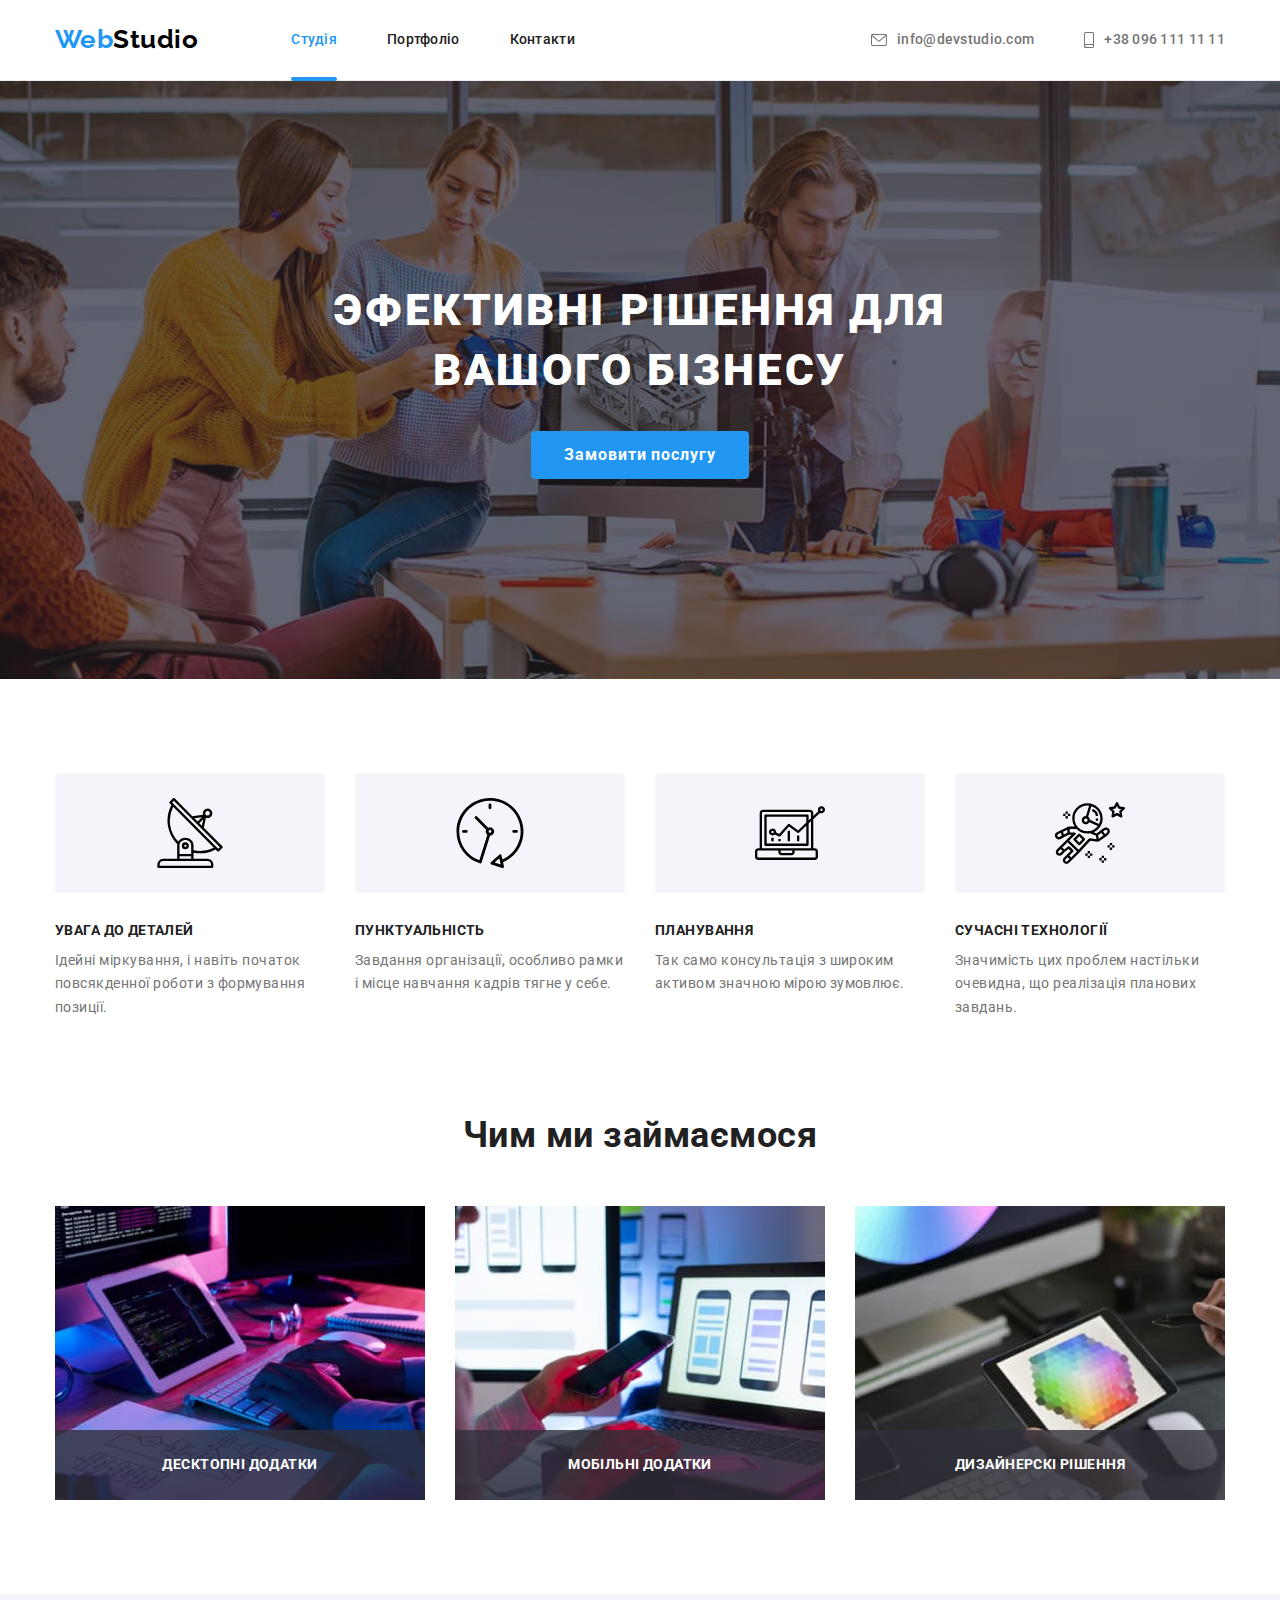
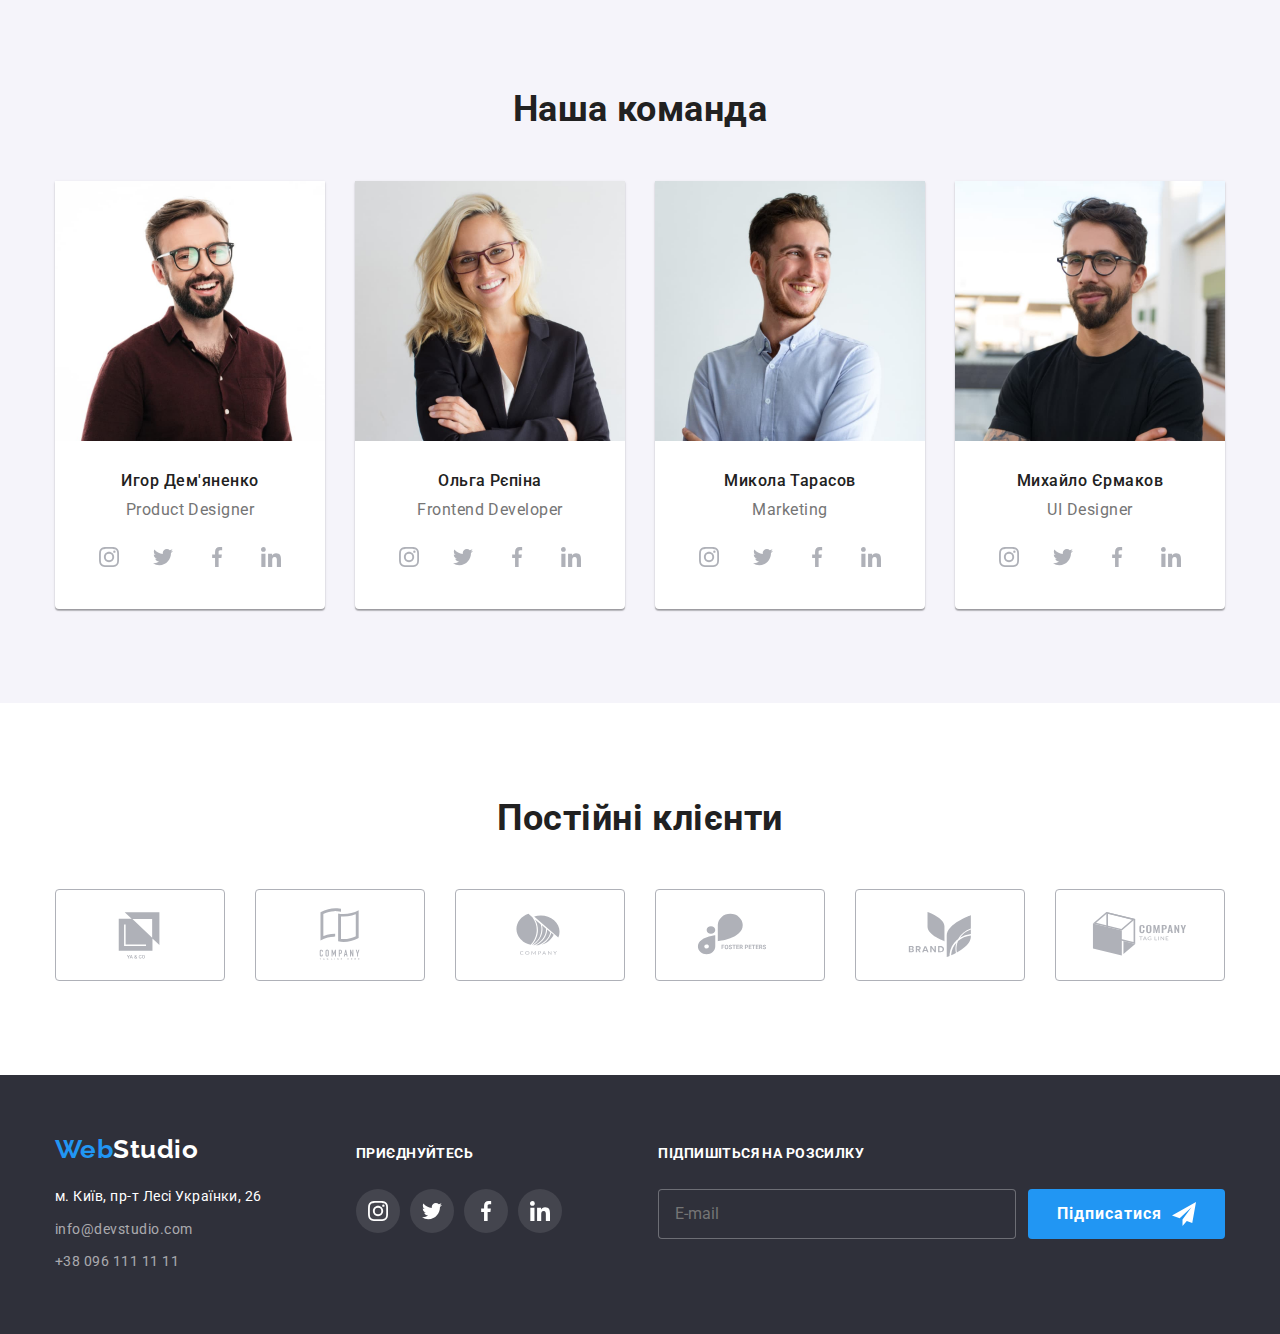
<file: index.html>
<!DOCTYPE html>
<html lang="ru">
<head>
    <meta charset="UTF-8">
    <meta http-equiv="X-UA-Compatible" content="IE=edge">
    <meta name="viewport" content="width=device-width, initial-scale=1.0">
    <title>Document</title>
    <link rel="stylesheet" href="https://cdn.jsdelivr.net/npm/modern-normalize@1.1.0/modern-normalize.min.css">
    <link rel="preconnect" href="https://fonts.googleapis.com">
<link rel="preconnect" href="https://fonts.gstatic.com" crossorigin>
<link href="https://fonts.googleapis.com/css2?family=Raleway:wght@700&family=Roboto:wght@400;500;700;900&display=swap" rel="stylesheet">
    <link rel="stylesheet" href="./css/main.min.css" />
    <link rel="stylesheet" href="./css/styles.css" />
</head>
<body>
    <!--шапка страницы-->
  <header class="page-header">
    <div class="container main-nav">
        <nav class="page-navigation" >      
      <a href="/index.html" class="logo">
          <span class="accent">Web</span>Studio
      </a>      
    <!--навигация на другие страницы-->
      <ul class="site-nav list">
          <li class="site-nav__item"><a href="" class="site-nav__link site-nav__link_current">Студія</a></li>
          <li class="site-nav__item"><a href="./portfolio.html" class="site-nav__link">Портфоліо</a></li>
          <li class="site-nav__item"><a href="" class="site-nav__link">Контакти</a></li>
      </ul>
      </nav>
    <!--Контакті-->
    
      <ul class="contacts list">
          <li class="contacts__item"><a href="mailto:info@devstudio.com" class="contacts__link-social contacts__link-social_theme_color"> 
          <svg class="contacts__icon-mail" width="16px" height="12px">
            <use href="./images/icons (1).svg#icon-envelope-1"></use>
          </svg> info@devstudio.com</a></li>
          <li class="contacts__item"><a href="tel:+380961111111" class="contacts__link-social contacts__link-social_theme_color">
            <svg class="contacts__icon-tel" width="10px" height="16px">
            <use href="./images/icons (1).svg#icon-smartphone-1"></use>
          </svg>
            +38 096 111 11 11</a></li>
      </ul>
    
      
    
    </div>
  </header>
    <!--Уникальній контент страниці--> 
  <main>
      <section class="hero">
          <h1 class="hero__title">Эфективні рішення для <br /> вашого бізнесу</h1>
          <button type="button" class="button hero__button" data-modal-open>Замовити послугу</button>
      </section>
      <section class="section">
        <div class="container">
            <h2 class="section__title visually-hidden">Преимущества</h2>
          <ul class="features-list list">
              <li class="features-list__item">
              <div class="features-list__icon">
                <svg  width="70px" height="70px">
                <use href="./images/icons (1).svg#icon-antenna-1"></use>
              </svg>
              </div>
                  <h3 class="features-list__title">УВАГА ДО ДЕТАЛЕЙ</h3>
                  <p class="features-list__text">Ідейні міркування, і навіть початок повсякденної роботи з формування позиції.</p>
             </li>
              <li class="features-list__item">
                <div class="features-list__icon">
                <svg  width="70px" height="70px">
                <use href="./images/icons (1).svg#icon-clock-1-1"></use>
              </svg>
              </div>
                  <h3 class="features-list__title">Пунктуальність</h3>
                  <p class="features-list__text">Завдання організації, особливо рамки і місце навчання кадрів тягне у себе.</p>
             </li>
              <li class="features-list__item">
                <div class="features-list__icon">
                <svg  width="70px" height="70px">
                <use href="./images/icons (1).svg#icon-diagram-1-1"></use>
              </svg>
              </div>
                  <h3 class="features-list__title">Планування</h3>
                  <p class="features-list__text">Так само консультація з широким активом значною мірою зумовлює.</p>
             </li>
              <li class="features-list__item">
                <div class="features-list__icon">
                <svg  width="70px" height="70px">
                <use href="./images/icons (1).svg#icon-astronaut-1-1"></use>
              </svg>
              </div>
                  <h3 class="features-list__title">Сучасні технології</h3>
                  <p class="features-list__text">Значимість цих проблем настільки очевидна, що реалізація планових завдань.</p>
             </li>

          </ul>
        </div>
          
      </section>
      <section class="about section">
        <div class="container">
          <h2 class="section__title">Чим ми займаємося</h2>
          <ul class="route list">
              <li class="route__box">
                  <img src="./images/box1.jpg" alt="десктопні додатки" width="370">
                  <p class="route__label">десктопні додатки</p>
              </li>
              <li class="route__box">
                <img src="./images/box2.jpg" alt="мобільні додатки" width="370">
                <p class="route__label">мобільні додатки</p>
              </li>
              <li class="route__box">
                <img src="./images/box3.jpg" alt="дизайнерскі рішення" width="370">
                <p class="route__label">дизайнерскі рішення</p>
              </li>
          </ul>
        </div>
      </section>
      <section class="section section-container">
        <div class="container">
          <h2 class="section__title">Наша команда</h2>
          <ul class="team-list list">
              <li class="team-list__card">
                <img class="team-list__image" src="./images/img1.jpg" alt="Игорь Демьяненко" width="270">
                <div class="team-list__employees">
                <h3 class="team-list__title">Игор Дем'яненко</h3>
                <p class="team-list__text">Product Designer</p>
                
              <ul class="social-list list">
                <li class="social-list__social">
                  <a class="social-list__link" href="">
                    <svg class="social-icon" width="20px" height="20px">
                      <use href="./images/icons (1).svg#icon-instagram-2-2"></use>
                    </svg>
                  </a>
                </li>
                <li class="social-list__social">
                  <a class="social-list__link" href="">
                    <svg class="social-list__icon" width="20px" height="20px">
                      <use href="./images/icons (1).svg#icon-twitter-1-1"></use>
                    </svg>
                  </a>
                </li>
                <li class="social-list__social">
                  <a class="social-list__link" href="">
                    <svg class="social-list__icon" width="20px" height="20px">
                      <use href="./images/icons (1).svg#icon-facebook-1-1"></use>
                    </svg>
                  </a>
                </li>
                <li class="social-list__social">
                  <a class="social-list__link" href="">
                    <svg class="social-list__icon" width="20px" height="20px">
                      <use href="./images/icons (1).svg#icon-linkedin-1-1"></use>
                    </svg>
                  </a>
                </li>
              </ul>
                </div>             
              </li>
              <li class="team-list__card">
                <img class="team-list__image" src="./images/img2.jpg" alt="Ольга Репина" width="270">
                <div class="team-list__employees">
                <h3 class="team-list__title">Ольга Рєпіна</h3>
                <p class="team-list__text">Frontend Developer</p> 
                
                <ul class="social-list list">
                <li class="social-list__social">
                  <a class="social-list__link" href="">
                    <svg class="social-list__icon" width="20px" height="20px">
                      <use href="./images/icons (1).svg#icon-instagram-2-2"></use>
                    </svg>
                  </a>
                </li>
                <li class="social-list__social">
                  <a class="social-list__link" href="">
                    <svg class="social-list__icon" width="20px" height="20px">
                      <use href="./images/icons (1).svg#icon-twitter-1-1"></use>
                    </svg>
                  </a>
                </li>
                <li class="social-list__social">
                  <a class="social-list__link" href="">
                    <svg class="social-list__icon" width="20px" height="20px">
                      <use href="./images/icons (1).svg#icon-facebook-1-1"></use>
                    </svg>
                  </a>
                </li>
                <li class="social-list__social">
                  <a class="social-list__link" href="">
                    <svg class="social-list__icon" width="20px" height="20px">
                      <use href="./images/icons (1).svg#icon-linkedin-1-1"></use>
                    </svg>
                  </a>
                </li>
              </ul>
              </div>                
              </li>
              <li class="team-list__card">
                <img class="team-list__image" src="./images/img3.jpg" alt="Николай Тарасов" width="270">
                <div class="team-list__employees">
                <h3 class="team-list__title">Микола Тарасов</h3>
                <p class="team-list__text">Marketing</p>
                
                <ul class="social-list list">
                <li class="social-list__social">
                  <a class="social-list__link" href="">
                    <svg class="social-list__icon" width="20px" height="20px">
                      <use href="./images/icons (1).svg#icon-instagram-2-2"></use>
                    </svg>
                  </a>
                </li>
                <li class="social-list__social">
                  <a class="social-list__link" href="">
                    <svg class="social-list__icon" width="20px" height="20px">
                      <use href="./images/icons (1).svg#icon-twitter-1-1"></use>
                    </svg>
                  </a>
                </li>
                <li class="social-list__social">
                  <a class="social-list__link" href="">
                    <svg class="social-list__icon" width="20px" height="20px">
                      <use href="./images/icons (1).svg#icon-facebook-1-1"></use>
                    </svg>
                  </a>
                </li>
                <li class="social-list__social">
                  <a class="social-list__link" href="">
                    <svg class="social-list__icon" width="20px" height="20px">
                      <use href="./images/icons (1).svg#icon-linkedin-1-1"></use>
                    </svg>
                  </a>
                </li>
              </ul>
              </div>   
              </li>
              <li class="team-list__card">
                <img class="team-list__image" src="./images/img4.jpg" alt="Михаил Ермаков" width="270">
                <div class="team-list__employees">
                <h3 class="team-list__title">Михайло Єрмаков</h3>
                <p class="team-list__text">UI Designer</p>
                
                <ul class="social-list list">
                <li class="social-list__social">
                  <a class="social-list__link" href="">
                    <svg class="social-list__icon" width="20px" height="20px">
                      <use href="./images/icons (1).svg#icon-instagram-2-2"></use>
                    </svg>
                  </a>
                </li>
                <li class="social-list__social">
                  <a class="social-list__link" href="">
                    <svg class="social-list__icon" width="20px" height="20px">
                      <use href="./images/icons (1).svg#icon-twitter-1-1"></use>
                    </svg>
                  </a>
                </li>
                <li class="social-list__social">
                  <a class="social-list__link" href="">
                    <svg class="social-list__icon" width="20px" height="20px">
                      <use href="./images/icons (1).svg#icon-facebook-1-1"></use>
                    </svg>
                  </a>
                </li>
                <li class="social-list__social">
                  <a class="social-list__link" href="">
                    <svg class="social-list__icon" width="20px" height="20px">
                      <use href="./images/icons (1).svg#icon-linkedin-1-1"></use>
                    </svg>
                  </a>
                </li>
              </ul>
              </div>  
              </li>
          </ul>
        </div>
      </section>
      <section class="section client-section">
        <div class="container">
          <h2 class="section__title">Постійні клієнти</h2>
        <ul class="client-list list">
          <li class="icon-company">
            <a class="link-company" href="">
              <svg class="link-icon" width="106px" height="60px">
                <use href="./images/icons (1).svg#icon-Logo-6"></use>
              </svg>         
            </a>
          </li>
          <li class="icon-company">
            <a class="link-company" href="">
              <svg class="link-icon" width="106px" height="60px">
                <use href="./images/icons (1).svg#icon-Logo-7"></use>
              </svg>         
            </a>
          </li>
          <li class="icon-company">
            <a class="link-company" href="">
              <svg class="link-icon" width="106px" height="60px">
                <use href="./images/icons (1).svg#icon-Logo-8"></use>
              </svg>         
            </a>
          </li>
          <li class="icon-company">
            <a class="link-company" href="">
              <svg class="link-icon" width="106px" height="60px">
                <use href="./images/icons (1).svg#icon-Logo-9"></use>
              </svg>         
            </a>
          </li>
          <li class="icon-company">
            <a class="link-company" href="">
              <svg class="link-icon" width="106px" height="60px">
                <use href="./images/icons (1).svg#icon-Logo-10"></use>
              </svg>         
            </a>
          </li>
          <li class="icon-company">
            <a class="link-company" href="">
              <svg class="link-icon" width="106px" height="60px">
                <use href="./images/icons (1).svg#icon-Logo-11"></use>
              </svg>         
            </a>
          </li>
        </ul>
        </div>
        
      </section>
  </main>
    <!--Подвал-->
  <footer class="footer" >
    <div class="footer-container container">
      <div class="address-footer">
        <a  href="/index.html" class="logo-footer">
            <span class="accent">Web</span>Studio
        </a>
        <address >
            <ul class="address-list list">
                <li class="item"><a href="" class="link">м. Київ, пр-т Лесі Українки, 26</a></li>
                <li class="item"><a href="mailto:info@devstudio.com" class="link social">info@devstudio.com</a></li>
                <li class="item"><a href="tel:+380961111111" class="link social">+38 096 111 11 11</a></li>
            </ul>
          
           
        </address>
      </div>
      <div class="social-footer">
      <h3 class="social title">Приєднуйтесь</h3>
      <ul class="social-list list">
                <li class="social-list__social">
                  <a class="social-list__link" href="">
                    <svg class="social-list__icon" width="20px" height="20px">
                      <use href="./images/icons (1).svg#icon-instagram-2-2"></use>
                    </svg>
                  </a>
                </li>
                <li class="social-list__social">
                  <a class="social-list__link" href="">
                    <svg class="social-list__icon" width="20px" height="20px">
                      <use href="./images/icons (1).svg#icon-twitter-1-1"></use>
                    </svg>
                  </a>
                </li>
                <li class="social-list__social">
                  <a class="social-list__link" href="">
                    <svg class="social-list__icon" width="20px" height="20px">
                      <use href="./images/icons (1).svg#icon-facebook-1-1"></use>
                    </svg>
                  </a>
                </li>
                <li class="social-list__social">
                  <a class="social-list__link" href="">
                    <svg class="social-list__icon" width="20px" height="20px">
                      <use href="./images/icons (1).svg#icon-linkedin-1-1"></use>
                    </svg>
                  </a>
                </li>
              </ul>
      </div>
      <div class="form-footer">
        <p class="form-title">Підпишіться на розсилку</p>
        <form class="footer-form">
          <label for="email">
            <input type="email" name="email" placeholder="E-mail" id="email" class="mailing-input">
          </label>
          <button type="submit" class="form-button button">Підписатися
            <svg class="send-icon" width="24" height="24">
              <use href="./images/icons2.svg#icon-icon-send"></use>
            </svg>
          </button>
        </form>
      </div>    
    </div>      
  </footer>
  <div class="backdrop is-hidden" data-modal>
    <div class="modal">
      <button type="button" class="modal-close-button" data-modal-close>
        <svg class="modal-close-icon" width="18px" height="18px">
                <use href="./images/symbol-defs (1).svg#icon-close-black-18dp-2-1"></use>
              </svg>
      </button>
      <p class="modal-title">Залиште свої дані, ми вам передзвонимо</p>
      <form class="form" >
        <div class="form-field">
          <label for="name" class="form-lable">Ім'я</label>
          <div class="form-container">
            <input type="text" class="form-input" name="user_name" id="name" required>
          <svg class="form-icon" width="18px" height="18px">
            <use href="./images/icons2.svg#icon-person-black-18dp-1"></use>
          </svg>
          </div>
          
        </div>
        <div class="form-field">
          <label for="mail" class="form-lable">Пошта</label>
          <div class="form-container">
          <input type="email" class="form-input" name="user_mail" id="mail" required>
          <svg class="form-icon" width="18px" height="18px">
            <use href="./images/icons2.svg#icon-email-black-18dp-1"></use>
          </svg>
        </div>
          
        </div>
        <div class="form-field">
          <label for="phone" class="form-lable">Телефон</label>
          <div class="form-container">
          <input type="tel" class="form-input" name="user_phone" id="phone" required>
          <svg class="form-icon" width="18px" height="18px">
            <use href="./images/icons2.svg#icon-phone-black-18dp-1"></use>
          </svg>
        </div>
          
        </div>
        
        <label for="comment" class="form-lable">Коментар</label>
        <textarea class="comment" name="user_comment" id="comment" cols="30" rows="10" placeholder="Введіть текст"></textarea>
                
        <label for="policy" class="policy-label" >
        <input type="checkbox" name="policy" id="policy" class="checkbox-input" required>
        <svg class="checkbox-icon-on" width="16px" height="15px">
          <use class="checkbox-icon-own-on" href="./images/icons2.svg#icon-Vector-2"></use>
        </svg>
          
          Погоджуюся з розсилкою та приймаю&nbsp 
          <a href="" class="contract">Умови договору</a>
        </label>
        
        <button type="submit" class="form-button-modal button ">Відправити</button>
      </form>

    </div>
  </div>
  <script src="./js/modal.js"></script> 
</body>
</html>
</file>
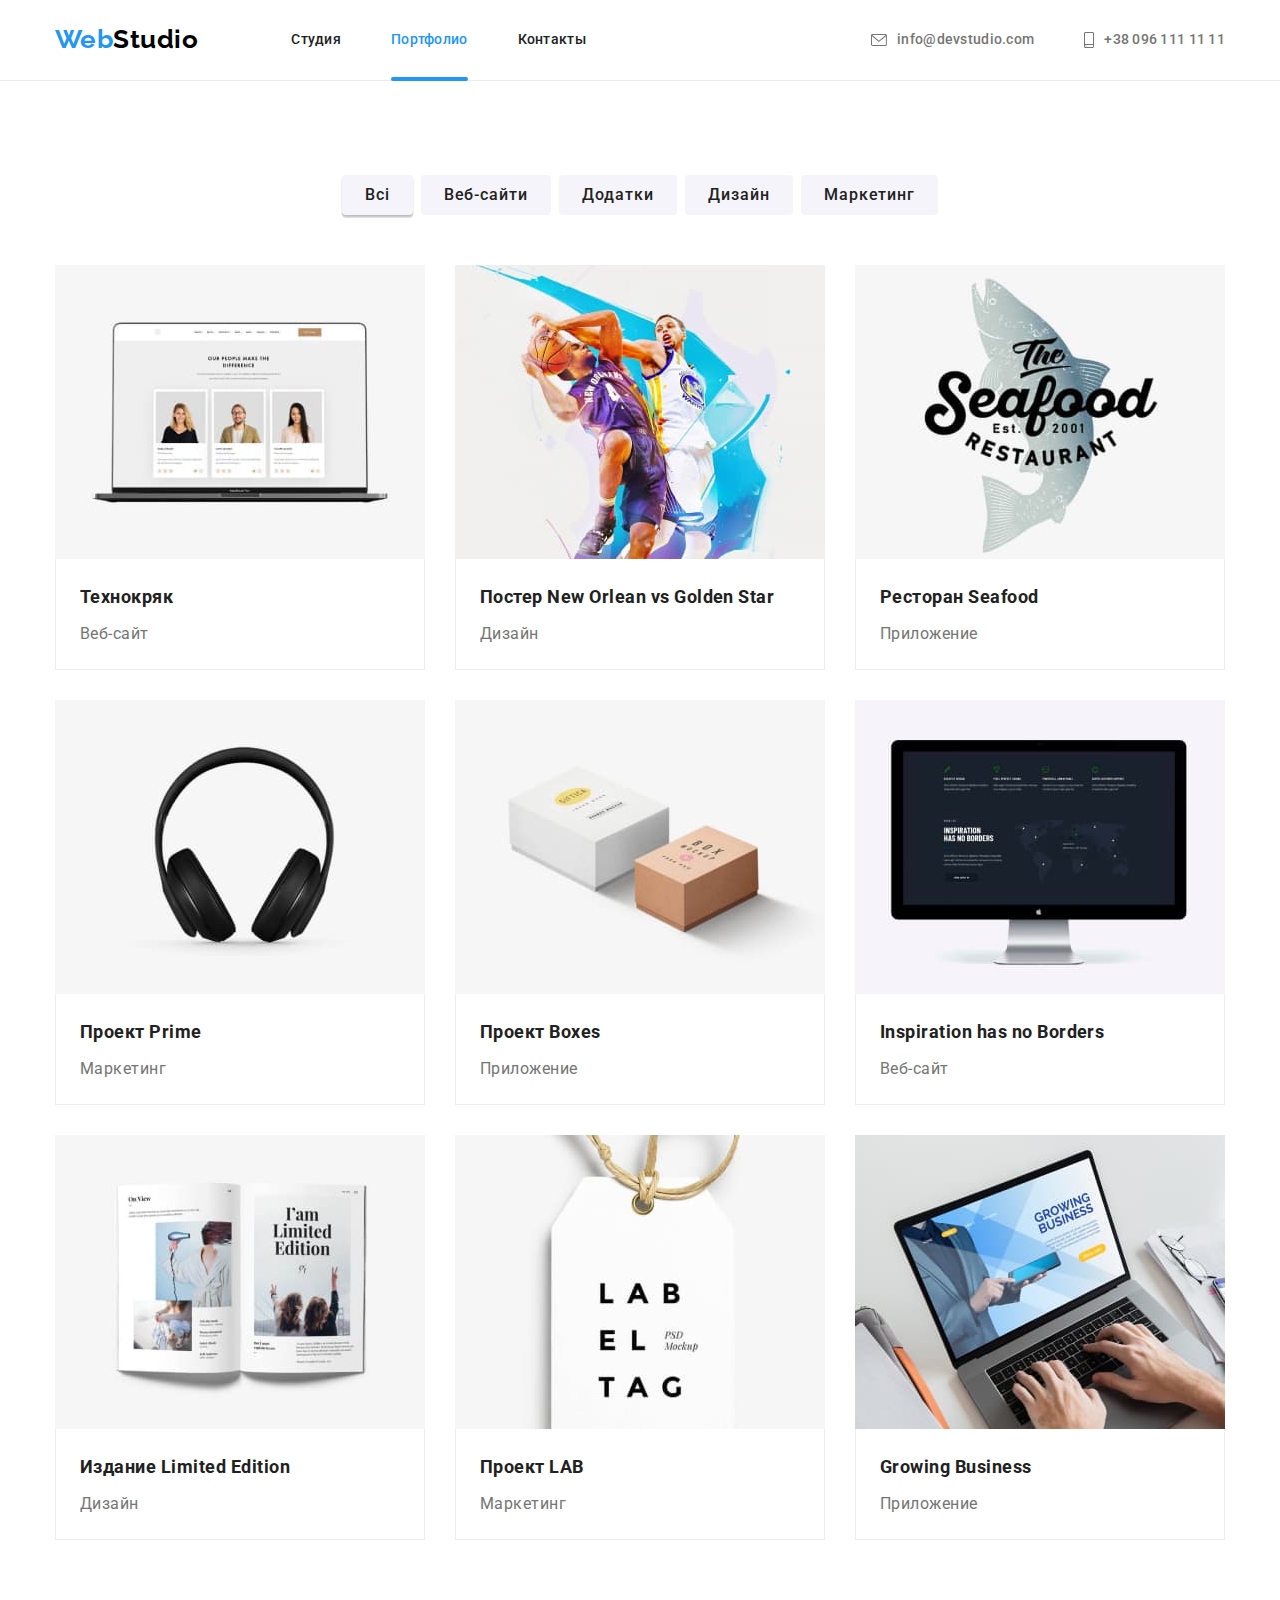
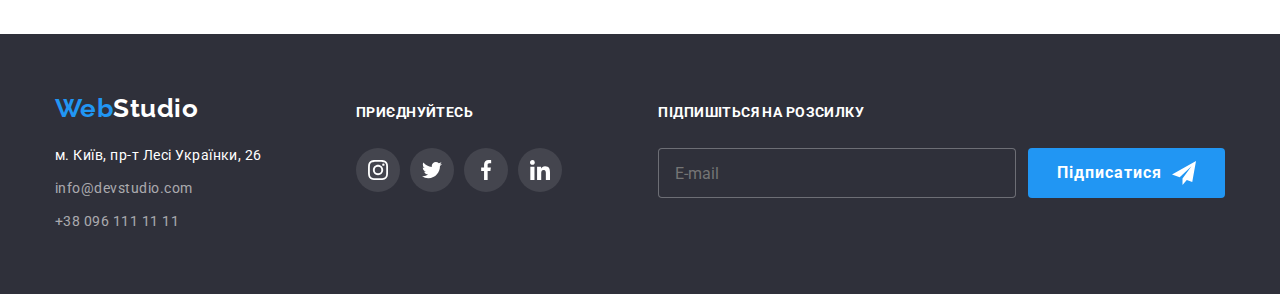
<file: portfolio.html>
<!DOCTYPE html>
<html lang="ru">
<head>
    <meta charset="UTF-8">
    <meta http-equiv="X-UA-Compatible" content="IE=edge">
    <meta name="viewport" content="width=device-width, initial-scale=1.0">
    <title>Document</title>
    <link rel="stylesheet" href="https://cdn.jsdelivr.net/npm/modern-normalize@1.1.0/modern-normalize.min.css">
    <link rel="preconnect" href="https://fonts.googleapis.com">
<link rel="preconnect" href="https://fonts.gstatic.com" crossorigin>
<link href="https://fonts.googleapis.com/css2?family=Raleway:wght@700&family=Roboto:wght@400;500;700;900&display=swap" rel="stylesheet">
    <link rel="stylesheet" href="./css/main.min.css" />
    <link rel="stylesheet" href="./css/styles.css" />
</head>

<body>
    <!--шапка страницы-->
    <header class="page-header">
        <div class="container main-nav">
        <nav nav class="page-navigation">
            <a href="/index.html" class="logo">
                <span class="accent">Web</span>Studio
            </a>
            <!--навигация на другие страницы-->
            <ul class="site-nav list">
                <li class="site-nav__item"><a href="./index.html" class="site-nav__link">Студия</a></li>
                <li class="site-nav__item"><a href="" class="site-nav__link site-nav__link_current">Портфолио</a></li>
                <li class="site-nav__item"><a href="" class="site-nav__link">Контакты</a></li>
            </ul>
        </nav>
        <!--Контакті-->
        <ul class="contacts list">
          <li class="contacts__item"><a href="mailto:info@devstudio.com" class="contacts__link-social contacts__link-social_theme_color"> 
          <svg class="contacts__icon-mail" width="16px" height="12px">
            <use href="./images/icons (1).svg#icon-envelope-1"></use>
          </svg> info@devstudio.com</a></li>
          <li class="contacts__item"><a href="tel:+380961111111" class="contacts__link-social contacts__link-social_theme_color">
            <svg class="contacts__icon-tel" width="10px" height="16px">
            <use href="./images/icons (1).svg#icon-smartphone-1"></use>
          </svg>
            +38 096 111 11 11</a></li>
      </ul>
                
    </div>
        

    </header>
    <!--Уникальній контент страниці-->
    <main>
        <section class="section">
            <div class="container">
              <h1 class="section-title visually-hidden">Примеры работ</h1>
            <ul class="button-nav list">
                <li class="item"><button type="button" class="active button secondary">Всі</button></li>
                <li class="item"><button type="button" class="button secondary">Веб-сайти</button></li>
                <li class="item"><button type="button" class="button secondary">Додатки</button></li>
                <li class="item"><button type="button" class="button secondary">Дизайн</button></li>
                <li class="item"><button type="button" class="button secondary">Маркетинг</button></li>
            </ul>
            
            <ul class="work-list list">
                <li class="card"><a href="" >
                  <div class="work-overlay">
                    <img class="card-image" src="./images/img13.jpg" alt="" width="370">
                    <div class="text-overlay">
                      <p>Ресурс пропонує комплексні пропозиції з різним рівнем функціоналу та сервісів. Все це дозволить відвідувачу отримати вичерпні відомості про компанію чи приватну особу.</p>
                    </div>
                  </div>
                  <div class="work-card">
                    <h2 class="title">Технокряк</h2>
                    <p class="text">Веб-сайт</p>
                  </div>
                    
                    </a>
                </li>
                <li class="card"><a href="">
                  <div class="work-overlay">
                    <img class="card-image" src="./images/img14.jpg" alt="" width="370">
                    <div class="text-overlay">
                      <p>Ресурс пропонує комплексні пропозиції з різним рівнем функціоналу та сервісів. Все це дозволить відвідувачу отримати вичерпні відомості про компанію чи приватну особу.</p>
                    </div>

                  </div>
                  <div class="work-card">
                    <h2 class="title">Постер New Orlean vs Golden Star</h2>
                    <p class="text">Дизайн</p>
                  </div>
                    
                    </a>
                </li>
                <li class="card"><a href="">
                  <div class="work-overlay">
                    <img class="card-image" src="./images/img15.jpg" alt="" width="370">
                    <div class="text-overlay">
                      <p>Ресурс пропонує комплексні пропозиції з різним рівнем функціоналу та сервісів. Все це дозволить відвідувачу отримати вичерпні відомості про компанію чи приватну особу.</p>
                    </div>
                  </div>
                  <div class="work-card">
                    <h2 class="title">Ресторан Seafood</h2>
                    <p class="text">Приложение</p>
                  </div>
                  </a>
                </li>
                <li class="card"><a href="">
                  <div class="work-overlay">
                    <img class="card-image" src="./images/img16.jpg" alt="" width="370">
                    <div class="text-overlay">
                      <p>Ресурс пропонує комплексні пропозиції з різним рівнем функціоналу та сервісів. Все це дозволить відвідувачу отримати вичерпні відомості про компанію чи приватну особу.</p>
                    </div>
                  </div>
                  <div class="work-card">
                    <h2 class="title">Проект Prime</h2>
                    <p class="text">Маркетинг</p>
                  </div>
                  </a>
                </li>
                <li class="card"><a href="">
                  <div class="work-overlay">
                    <img class="card-image" src="./images/img17.jpg" alt="" width="370">
                    <div class="text-overlay">
                      <p>Ресурс пропонує комплексні пропозиції з різним рівнем функціоналу та сервісів. Все це дозволить відвідувачу отримати вичерпні відомості про компанію чи приватну особу.</p>
                    </div>
                  </div>
                  <div class="work-card">
                    <h2 class="title">Проект Boxes</h2>
                    <p class="text">Приложение</p>
                  </div>
                  </a>
                </li>
                <li class="card"><a href="">
                  <div class="work-overlay">
                    <img class="card-image" class="card-image" src="./images/img18.jpg" alt="" width="370">
                    <div class="text-overlay">
                      <p>Ресурс пропонує комплексні пропозиції з різним рівнем функціоналу та сервісів. Все це дозволить відвідувачу отримати вичерпні відомості про компанію чи приватну особу.</p>
                    </div>
                  </div>
                  <div class="work-card">
                    <h2 class="title">Inspiration has no Borders</h2>
                    <p class="text">Веб-сайт</p>
                  </div>
                  </a>
                </li>
                <li class="card"><a href="">
                  <div class="work-overlay">
                    <img class="card-image" src="./images/img19.jpg" alt="" width="370">
                    <div class="text-overlay">
                      <p>Ресурс пропонує комплексні пропозиції з різним рівнем функціоналу та сервісів. Все це дозволить відвідувачу отримати вичерпні відомості про компанію чи приватну особу.</p>
                    </div>
                  </div>
                  <div class="work-card">
                    <h2 class="title">Издание Limited Edition</h2>
                    <p class="text">Дизайн</p>
                  </div>
                  </a>
                </li>
                <li class="card"><a href="">
                  <div class="work-overlay">
                    <img class="card-image" src="./images/img20.jpg" alt="" width="370">
                    <div class="text-overlay">
                      <p>Ресурс пропонує комплексні пропозиції з різним рівнем функціоналу та сервісів. Все це дозволить відвідувачу отримати вичерпні відомості про компанію чи приватну особу.</p>
                    </div>
                  </div>
                  <div class="work-card">
                    <h2 class="title">Проект LAB</h2>
                    <p class="text">Маркетинг</p>
                  </div>
                    
                  </a>
                </li>
                <li class="card"><a href="">
                  <div class="work-overlay">
                    <img class="card-image" src="./images/img21.jpg" alt="" width="370">
                    <div class="text-overlay">
                      <p>Ресурс пропонує комплексні пропозиції з різним рівнем функціоналу та сервісів. Все це дозволить відвідувачу отримати вичерпні відомості про компанію чи приватну особу.</p>
                    </div>
                  </div>
                    
                  <div class="work-card">
                    <h2 class="title">Growing Business</h2>
                    <p class="text">Приложение</p>
                  </div>
                    
                  </a>
                </li>
            </ul>
        </div>
            
        </section>
      
    </main>
        
    <!--Подвал-->
    <footer class="footer" >
    <div class="footer-container container">
      <div class="address-footer">
        <a  href="/index.html" class="logo-footer">
            <span class="accent">Web</span>Studio
        </a>
        <address >
            <ul class="address-list list">
                <li class="item"><a href="" class="link">м. Київ, пр-т Лесі Українки, 26</a></li>
                <li class="item"><a href="mailto:info@devstudio.com" class="link social">info@devstudio.com</a></li>
                <li class="item"><a href="tel:+380961111111" class="link social">+38 096 111 11 11</a></li>
            </ul>
          
           
        </address>
      </div>
      <div class="social-footer">
      <h3 class="social title">Приєднуйтесь</h3>
      <ul class="social-list list">
                <li class="social-list__social">
                  <a class="social-list__link" href="">
                    <svg class="social-list__icon" width="20px" height="20px">
                      <use href="./images/icons (1).svg#icon-instagram-2-2"></use>
                    </svg>
                  </a>
                </li>
                <li class="social-list__social">
                  <a class="social-list__link" href="">
                    <svg class="social-list__icon" width="20px" height="20px">
                      <use href="./images/icons (1).svg#icon-twitter-1-1"></use>
                    </svg>
                  </a>
                </li>
                <li class="social-list__social">
                  <a class="social-list__link" href="">
                    <svg class="social-icon" width="20px" height="20px">
                      <use href="./images/icons (1).svg#icon-facebook-1-1"></use>
                    </svg>
                  </a>
                </li>
                <li class="social-list__social">
                  <a class="social-list__link" href="">
                    <svg class="social-icon" width="20px" height="20px">
                      <use href="./images/icons (1).svg#icon-linkedin-1-1"></use>
                    </svg>
                  </a>
                </li>
              </ul>
      </div>
      <div class="form-footer">
        <p class="form-title">Підпишіться на розсилку</p>
        <form class="footer-form">
          <label for="email">
            <input type="email" name="email" placeholder="E-mail" id="email" class="mailing-input">
          </label>
          <button type="submit" class="form-button button">Підписатися
            <svg class="send-icon" width="24" height="24">
              <use href="./images/icons2.svg#icon-icon-send"></use>
            </svg>
          </button>
        </form>
      </div>       
    </div>      
  </footer> 
</body>

</html>
</file>
<file: css/styles.css>
/* цвет основного текста #212121 */
/* вторичній текст #757575*/
/* белій #FFFFFF*/
/* акцент #2196F3 */
/* цвет второй кнопки #F5F4FA*/

/* page header */
/* hero */
/* section */
/* team */
/* Examples */
/* Footer */
/* Modal */
/* Button */
</file>
<file: css/main.min.css>
:root{--primary-text-color: #212121;--title-text-color: #757575;--accent-color: #2196F3;--primary-white-color: #FFFFFF;--button-color: #F5F4FA;--logo-color: #000000;--primary-bg-color: #2F303A;--social-text-color: rgba(255, 255, 255, 0.6);--border-color: #ECECEC;--primary-button-focus: #188ce8;--transition-duration-function: 250ms cubic-bezier(0.4, 0, 0.2, 1)}.visually-hidden{position:absolute;width:1px;height:1px;margin:-1px;border:0;padding:0;white-space:nowrap;clip-path:inset(100%);clip:rect(0 0 0 0);overflow:hidden}body{background-color:var(--primary-white-color);color:var(--primary-text-color);font-family:Roboto,sans-serif;letter-spacing:.03em}.list{list-style:none;padding:0;margin:0}a{text-decoration:none}img{display:block;max-width:100%;height:auto}h1,h2,h3,h4,p{margin-top:0;margin-bottom:0}ul{margin-top:0;margin-bottom:0;padding-left:0}.section{padding-top:94px;padding-bottom:94px}.section__title{margin-top:0;margin-bottom:50px;color:var(--primary-text-color);font-weight:700;font-size:36px;line-height:1.17;text-align:center}.container{width:1200px;padding-left:15px;padding-right:15px;margin-left:auto;margin-right:auto}.form-button-modal{align-self:center;padding:10px 52px;margin-top:30px;color:var(--primary-white-color);background-color:var(--accent-color);box-shadow:0px 4px 4px rgba(0,0,0,.15);transition:background-color var(--transition-duration-function),box-shadow var(--transition-duration-function)}.form-button-modal:hover,.form-button-modal:focus{color:var(--primary-white-color);background-color:var(--primary-button-focus)}.button{display:inline-block;border-radius:4px;padding:10px 32px;min-width:152px;text-align:center;border:1px solid rgba(0,0,0,0);cursor:pointer;font-family:inherit;font-weight:700;font-size:16px;line-height:1.62;letter-spacing:.06em;text-align:center}.contacts{display:flex;margin-left:auto}.contacts .contacts__link-social{display:flex;padding-top:32px;padding-bottom:32px;color:var(--primary-text-color);font-weight:500;font-size:14px;line-height:1.14;letter-spacing:.02em;text-decoration:none;transition:color var(--transition-duration-function)}.contacts .contacts__link-social_theme_color{display:flex;align-items:center;color:var(--title-text-color)}.contacts .contacts__link-social:focus,.contacts .contacts__link-social:hover{color:var(--accent-color);fill:var(--accent-color)}.contacts .contacts__item:not(:last-child){margin-right:50px}.contacts__icon-mail{fill:currentColor;margin-right:10px}.contacts__icon-tel{fill:currentColor;margin-right:10px}.social-list{display:flex;border:none;margin:0;justify-content:center}.social-list .social-list__link{display:flex;width:44px;height:44px;justify-content:center;align-items:center;border-radius:50%;fill:#afb1b8;transition:background-color var(--transition-duration-function),fill var(--transition-duration-function)}.social-list .social-list__link:hover,.social-list .social-list__link:focus{background-color:var(--accent-color);fill:var(--primary-white-color)}.social-list .social-list__social:not(:last-child){margin-right:10px}.logo{color:var(--logo-color);font-family:Raleway,sans-serif;font-weight:700;font-size:26px;line-height:1,19;text-decoration:none;transition:color 250ms cubic-bezier(0.4, 0, 0.2, 1)}.logo:hover{color:var(--accent-color)}.logo-footer{color:var(--primary-white-color);font-family:Raleway,sans-serif;font-weight:700;font-size:26px;line-height:1,19;text-decoration:none;transition:color 250ms cubic-bezier(0.4, 0, 0.2, 1)}.logo-footer:hover{color:var(--accent-color)}.accent{color:var(--accent-color)}.backdrop{position:fixed;top:0;left:0;width:100%;height:100%;background-color:rgba(0,0,0,.2);z-index:100;opacity:1;transition:opacity var(--transition-duration-function)}.backdrop.is-hidden .modal{transform:translate(-50%, -50%) scale(0.5)}.backdrop.is-hidden{visibility:hidden;opacity:0;pointer-events:none}.modal{position:absolute;top:50%;left:50%;transform:translate(-50%, -50%);width:528px;padding:40px;background-color:var(--primary-white-color);box-shadow:0px 1px 3px rgba(0,0,0,.12),0px 1px 1px rgba(0,0,0,.14),0px 2px 1px rgba(0,0,0,.2);border-radius:4px;transition:transform var(--transition-duration-function);transform:translate(-50%, -50%) scale(1)}.modal-close-button{position:absolute;top:8px;right:8px;width:30px;height:30px;display:flex;align-items:center;justify-content:center;background-color:inherit;border-radius:50%;border:1px solid rgba(0,0,0,.1);cursor:pointer}.modal-close-icon{transition:fill var(--transition-duration-function)}.modal-close-icon:focus,.modal-close-icon:hover{fill:var(--accent-color)}.form{display:flex;flex-direction:column}.form-field{position:relative;display:block;margin-bottom:10px}.form-lable{display:block;margin-bottom:4px;font-family:"Roboto";font-style:normal;font-weight:400;font-size:12px;line-height:1.17;letter-spacing:.01em;color:#757575}.form-input{width:100%;height:40px;margin:0;padding:10px 20px;padding-left:42px;font:inherit;font-size:12px;border-radius:4px;border:1px solid rgba(33,33,33,.2);transition:border var(--transition-duration-function)}.form-input:focus{outline:none;border-radius:4px;border:1px solid var(--accent-color)}.modal-title{margin-bottom:12px;font-family:"Roboto";font-style:normal;font-weight:700;font-size:20px;line-height:1.15;text-align:center;letter-spacing:.03em;color:#212121}.form-container{position:relative;display:block}.form-icon{position:absolute;top:50%;left:12px;transform:translateY(-50%);transition:fill var(--transition-duration-function)}.form-input:focus~.form-icon{fill:var(--accent-color)}.comment{width:100%;height:120px;padding:12px 16px;margin-bottom:20px;font-size:12px;border:1px solid rgba(33,33,33,.2);border-radius:4px;resize:none;transition:border var(--transition-duration-function)}.comment::placeholder{font-family:"Roboto";font-weight:400;font-size:12px;line-height:1.17;letter-spacing:.01em;color:rgba(117,117,117,.5)}.comment:focus{outline:none;border-radius:4px;border:1px solid var(--accent-color)}.policy-label{display:flex;align-items:center;justify-content:center;font-weight:400;font-size:14px;line-height:1.7;color:#757575}.contract{color:var(--accent-color);text-decoration:underline}.form-title{margin-bottom:20px;height:16px;color:var(--primary-white-color);font-weight:700;font-size:14px;line-height:1.14px;letter-spacing:.03em;text-transform:uppercase}.checkbox-input{appearance:none;position:absolute}.checkbox-icon-on{margin-right:8px;width:16px;height:15px;border:2px solid #212121;border-radius:2px}.checkbox-input:checked+.checkbox-icon-on{background-color:var(--primary-button-focus);border-color:var(--primary-button-focus)}.checkbox-input:focus+.checkbox-icon-on{border-color:var(--primary-button-focus)}.checkbox-icon-own-on{display:none}.checkbox-input:checked+.checkbox-icon-on .checkbox-icon-own-on{display:block}.footer-form{display:flex;gap:12px}.form-footer{margin-left:auto}.mailing-input{width:358px;height:50px;padding-left:16px;color:var(--border-color);background-color:var(--primary-bg-color);border:1px solid rgba(255,255,255,.3);border-radius:4px;transition:border var(--transition-duration-function)}.mailing-input:focus{outline:none;border:1px solid var(--accent-color);border-radius:4px}.form-button{display:flex;justify-content:center;align-items:center;padding:10px 28px;color:var(--primary-white-color);background-color:var(--accent-color);transition:background-color var(--transition-duration-function)}.form-button:hover,.form-button:focus{color:var(--primary-white-color);background-color:var(--primary-button-focus)}.send-icon{margin-left:10px}.button-nav{display:flex;align-items:center;justify-content:center;margin-bottom:50px}.button-nav .item:not(:last-child){margin-right:8px}.button-nav .active{background-color:var(--accent-color);color:var(--primary-white-color);box-shadow:0px 3px 1px rgba(0,0,0,.1),0px 1px 2px rgba(0,0,0,.08),0px 2px 2px rgba(0,0,0,.12)}.button.secondary{padding-top:6px;padding-right:22px;padding-bottom:6px;padding-left:22px;min-width:auto;font-weight:500;color:var(--primary-text-color);background-color:var(--button-color);transition:color var(--transition-duration-function),background-color var(--transition-duration-function),box-shadow var(--transition-duration-function)}.button.secondary:hover,.button.secondary:focus{color:var(--primary-white-color);background-color:var(--accent-color);box-shadow:0px 3px 1px rgba(0,0,0,.1),0px 1px 2px rgba(0,0,0,.08),0px 2px 2px rgba(0,0,0,.12)}.page-header{margin-bottom:0;Border-bottom:1px solid #ececec}.main-nav{display:flex;align-items:center;justify-content:center}.page-navigation{display:flex;align-items:center}.site-nav{display:flex;margin-left:93px}.site-nav .site-nav__link{position:relative;display:block;padding-top:32px;padding-bottom:32px;color:var(--primary-text-color);font-weight:500;font-size:14px;line-height:1.14;letter-spacing:.02em;text-decoration:none;transition:color var(--transition-duration-function)}.site-nav .site-nav__link_current{color:var(--accent-color)}.site-nav .site-nav__link:focus,.site-nav .site-nav__link:hover{color:var(--accent-color)}.site-nav .site-nav__item:not(:last-child){margin-right:50px}.site-nav__link_current::after{content:"";position:absolute;left:0;bottom:-1px;width:100%;height:4px;border-radius:2px;background-color:var(--accent-color)}.hero{text-align:center;padding-top:200px;padding-bottom:200px;margin:0 auto;max-width:1600px;background-image:linear-gradient(to right, rgba(47, 48, 58, 0.4), rgba(47, 48, 58, 0.4)),url(../images/bgImg.jpg);background-position:center;background-size:cover;background-color:var(--primary-bg-color)}.hero__title{margin-top:0;margin-bottom:30px;color:var(--primary-white-color);font-weight:900;font-size:44px;line-height:1.36;letter-spacing:.06em;text-transform:uppercase}.hero__button{color:var(--primary-white-color);background-color:var(--accent-color);transition:background-color var(--transition-duration-function)}.hero__button:hover,.hero__button:focus{color:var(--primary-white-color);background-color:var(--primary-button-focus)}.features-list{display:flex;gap:30px}.features-list .features-list__item{flex-basis:calc((100% - 90px)/4)}.features-list .features-list__title{margin-top:0;margin-bottom:10px;color:var(--primary-text-color);font-weight:700;font-size:14px;line-height:1.14;letter-spacing:.03em;text-transform:uppercase}.features-list .features-list__text{margin-top:0;margin-bottom:0;color:var(--title-text-color);font-size:14px;line-height:1.71}.features-list .features-list__icon{display:flex;justify-content:center;align-items:center;height:120px;margin-bottom:30px;background-color:#f5f4fa;border-radius:4px}.section.about{padding-top:0}.route{display:flex;gap:30px}.route .route__box{position:relative;display:flex;justify-content:center;align-items:center}.route .route__label{position:absolute;left:0;bottom:0;margin:0;width:100%;padding-top:27px;padding-bottom:27px;font-family:"Roboto";font-weight:700;font-size:14px;line-height:1.14;text-align:center;letter-spacing:.03em;text-transform:uppercase;color:var(--primary-white-color);background:rgba(47,48,58,.8)}.section-container{background-color:var(--button-color)}.team-list{display:flex;gap:30px}.team-list .team-list__title{margin-bottom:10px;color:var(--primary-text-color);font-weight:500;font-size:16px;line-height:1.19;text-align:center}.team-list .team-list__text{margin-bottom:16px;color:var(--title-text-color);font-size:16px;line-height:1.19;text-align:center}.team-list .team-list__card{margin-bottom:0;background-color:var(--primary-white-color);flex-basis:calc((100% - 90px)/4);box-shadow:0px 1px 3px rgba(0,0,0,.12),0px 1px 1px rgba(0,0,0,.14),0px 2px 1px rgba(0,0,0,.2);border-radius:0px 0px 4px 4px}.team-list .team-list__employees{padding-top:30px;padding-bottom:30px}.client-list{display:flex;gap:30px}.link-icon{fill:#afb1b8;transition:fill var(--transition-duration-function)}.link-company{display:flex;align-items:center;justify-content:center;height:92px;border:1px solid #afb1b8;border-radius:4px;transition:border var(--transition-duration-function),fill var(--transition-duration-function)}.link-company:focus,.link-company:hover{border:1px solid var(--accent-color);fill:var(--accent-color)}.link-company:focus .link-icon,.link-company:hover .link-icon{fill:var(--accent-color)}.icon-company{flex-basis:calc((100% - 150px)/6)}.work-list{display:flex;flex-wrap:wrap;gap:30px}.work-list .title{margin-bottom:4px;color:var(--primary-text-color);font-weight:700;font-size:18px;line-height:2;text-decoration:none}.work-list .text{color:var(--title-text-color);font-size:16px;line-height:1.88;text-decoration:none}.work-list .card{flex-basis:calc((100% - 60px)/3)}.work-list a{display:block;transition:box-shadow var(--transition-duration-function)}.work-card{padding-top:20px;padding-right:24px;padding-bottom:20px;padding-left:24px;border-right:1px solid #eee;border-bottom:1px solid #eee;border-left:1px solid #eee}.work-list a:hover,.work-list a:focus{box-shadow:0px 1px 1px rgba(0,0,0,.12),0px 4px 4px rgba(0,0,0,.06),1px 4px 6px rgba(0,0,0,.16)}.work-list>.card:nth-last-child(-n+3){margin-bottom:0}.work-overlay{position:relative;overflow:hidden}.text-overlay{position:absolute;bottom:0;left:0;display:flex;justify-content:center;align-items:center;width:100%;height:100%;padding:0 24px;font-family:"Roboto";font-weight:400;font-size:18px;line-height:1.56;letter-spacing:.03em;color:#fff;background:rgba(33,150,243,.9);transform:translateY(101%);transition:transform 250ms cubic-bezier(0.4, 0, 0.2, 1)}a:hover .text-overlay,a:focus .text-overlay{transform:translateY(0)}.footer{display:flex;padding-top:60px;padding-right:0px;padding-left:0px;padding-bottom:60px;margin-top:0;margin-bottom:0;background-color:var(--primary-bg-color)}.footer .social-list{display:flex;width:206px;height:44px;margin-top:20px;margin-left:0;margin-bottom:16px;padding:0;justify-content:space-between}.footer .social-list__link{display:flex;width:44px;height:44px;justify-content:center;align-items:center;border-radius:50%;background:rgba(255,255,255,.1);fill:#fff;transition:background-color var(--transition-duration-function)}.footer .social-list__icon{display:flex}.footer .social-list__link:hover,.footer .social-list__link:focus{background-color:var(--accent-color)}.footer-container{display:flex;align-items:baseline}.address-footer{display:block;width:231px}.social-footer{margin-top:12px;margin-left:70px}.social.title{height:16px;color:var(--primary-white-color);font-weight:700;font-size:14px;line-height:1.14px;letter-spacing:.03em;text-transform:uppercase}.address-list{display:inline-block;margin-top:20px}.address-list .link{color:var(--primary-white-color);font-style:normal;font-size:14px;line-height:1.71;text-decoration:none;transition:color var(--transition-duration-function)}.address-list .link.social{color:var(--social-text-color);transition:color var(--transition-duration-function)}.address-list .link:hover,.address-list .link:focus{color:var(--accent-color)}.address-list .item:not(:last-child){margin-bottom:9px}/*# sourceMappingURL=main.min.css.map */
</file>
